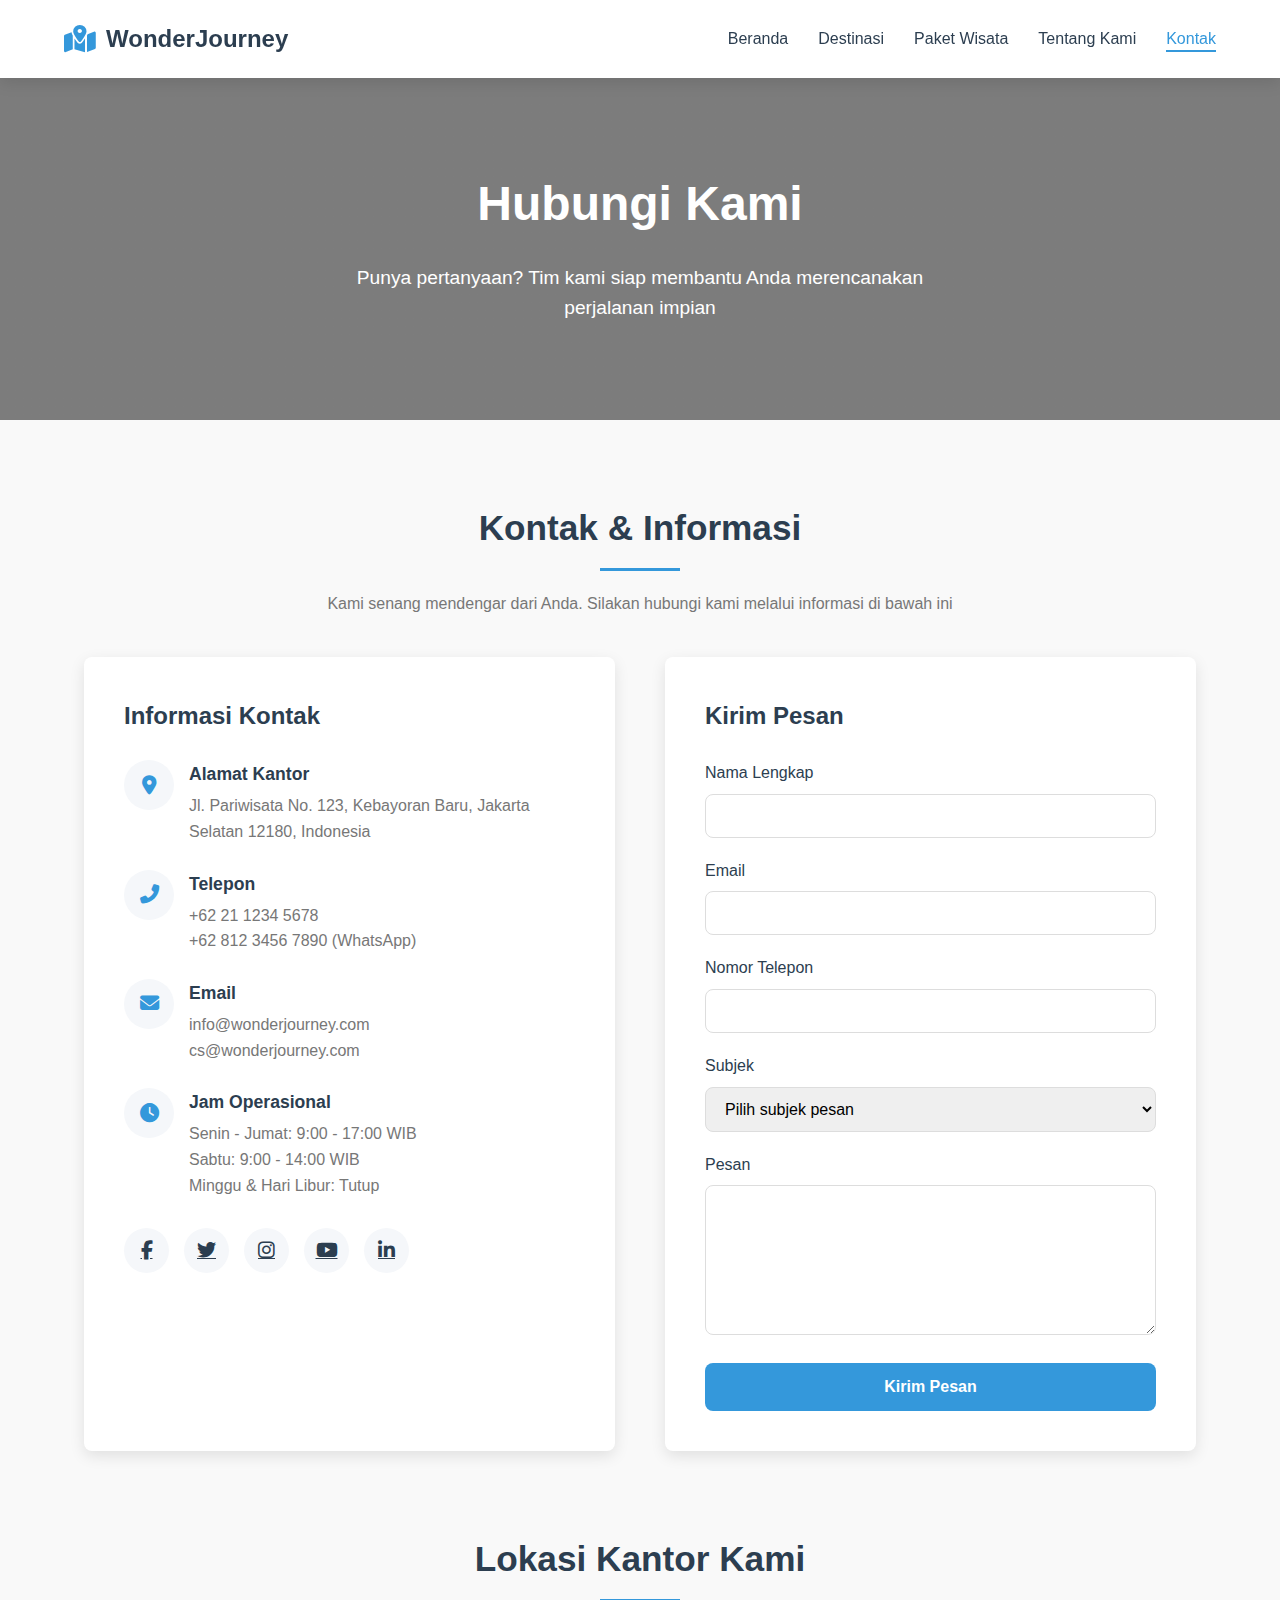
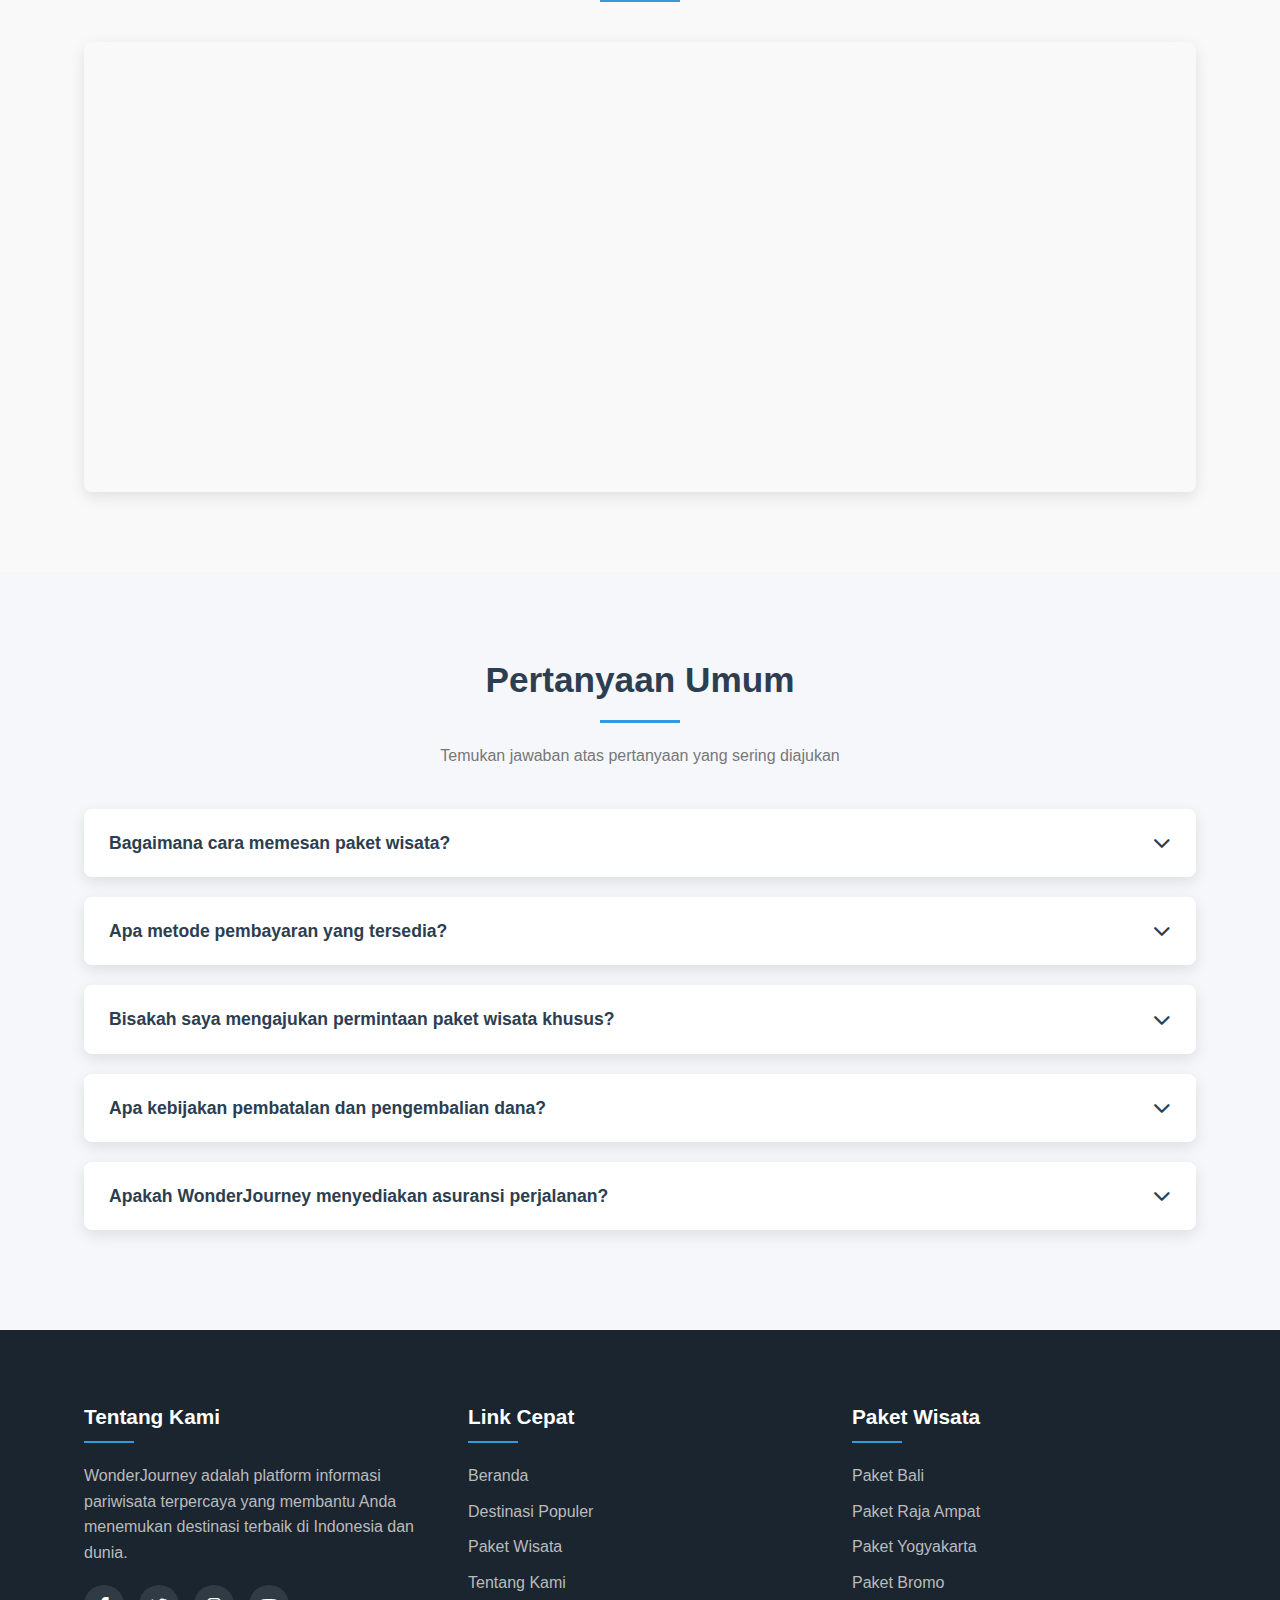
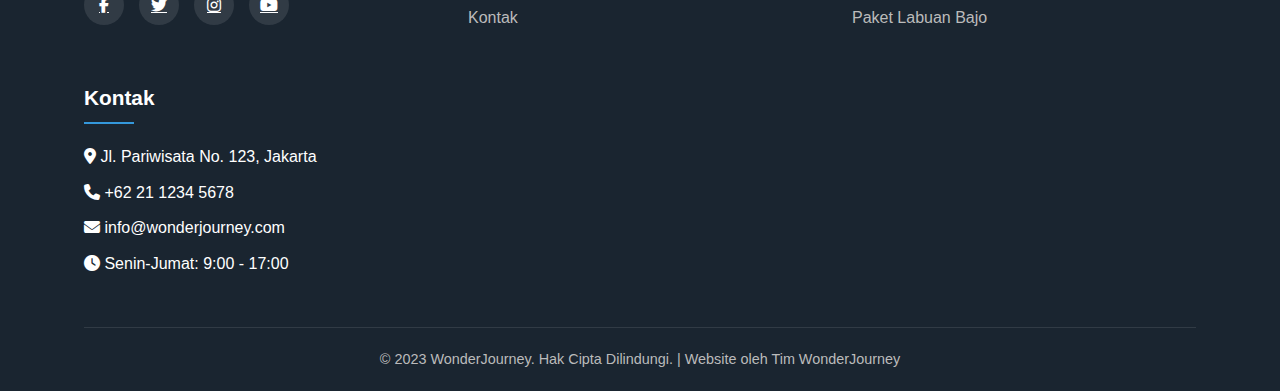
<file: kontak.html>
<!DOCTYPE html>
<html lang="id">
<head>
    <meta charset="UTF-8">
    <meta name="viewport" content="width=device-width, initial-scale=1.0">
    <title>Kontak Kami | WonderJourney</title>
    <link rel="stylesheet" href="https://cdnjs.cloudflare.com/ajax/libs/font-awesome/6.4.0/css/all.min.css">
    <style>
        /* Global Styles */
        * {
            margin: 0;
            padding: 0;
            box-sizing: border-box;
            font-family: 'Segoe UI', Tahoma, Geneva, Verdana, sans-serif;
        }
        
        :root {
            --primary: #2c3e50;
            --secondary: #3498db;
            --accent: #e74c3c;
            --light: #f5f7fa;
            --dark: #1a2530;
            --text: #333;
            --text-light: #777;
            --shadow: 0 5px 15px rgba(0, 0, 0, 0.1);
            --radius: 8px;
        }
        
        body {
            background-color: #f9f9f9;
            color: var(--text);
            line-height: 1.6;
        }
        
        .container {
            width: 90%;
            max-width: 1200px;
            margin: 0 auto;
            padding: 0 20px;
        }
        
        /* Header Styles */
        header {
            background-color: white;
            box-shadow: var(--shadow);
            position: fixed;
            width: 100%;
            top: 0;
            z-index: 1000;
        }
        
        .header-container {
            display: flex;
            justify-content: space-between;
            align-items: center;
            padding: 20px 0;
        }
        
        .logo {
            display: flex;
            align-items: center;
        }
        
        .logo i {
            color: var(--secondary);
            font-size: 28px;
            margin-right: 10px;
        }
        
        .logo h1 {
            font-size: 24px;
            font-weight: 700;
            color: var(--primary);
        }
        
        .nav-links {
            display: flex;
            list-style: none;
        }
        
        .nav-links li {
            margin-left: 30px;
        }
        
        .nav-links a {
            text-decoration: none;
            color: var(--primary);
            font-weight: 500;
            transition: color 0.3s;
            position: relative;
        }
        
        .nav-links a:hover {
            color: var(--secondary);
        }
        
        .nav-links a.active {
            color: var(--secondary);
        }
        
        .nav-links a.active::after {
            content: '';
            position: absolute;
            bottom: -5px;
            left: 0;
            width: 100%;
            height: 2px;
            background-color: var(--secondary);
        }
        
        .mobile-menu-btn {
            display: none;
            background: none;
            border: none;
            font-size: 24px;
            cursor: pointer;
            color: var(--primary);
        }
        
        /* Page Hero */
        .page-hero {
            background: linear-gradient(rgba(0, 0, 0, 0.5), rgba(0, 0, 0, 0.5)), 
                        url('https://images.unsplash.com/photo-1499678329028-101435549a4e?ixlib=rb-4.0.3&ixid=M3wxMjA3fDB8MHxwaG90by1wYWdlfHx8fGVufDB8fHx8fA%3D%3D&auto=format&fit=crop&w=1920&q=80');
            background-size: cover;
            background-position: center;
            height: 350px;
            display: flex;
            align-items: center;
            text-align: center;
            color: white;
            margin-top: 70px;
        }
        
        .page-hero-content {
            max-width: 800px;
            margin: 0 auto;
        }
        
        .page-hero h1 {
            font-size: 3rem;
            margin-bottom: 20px;
            font-weight: 700;
        }
        
        .page-hero p {
            font-size: 1.2rem;
            max-width: 600px;
            margin: 0 auto;
        }
        
        .btn {
            display: inline-block;
            background-color: var(--secondary);
            color: white;
            padding: 12px 30px;
            border-radius: 30px;
            text-decoration: none;
            font-weight: 600;
            transition: all 0.3s;
            border: none;
            cursor: pointer;
            font-size: 1rem;
        }
        
        .btn:hover {
            background-color: #2980b9;
            transform: translateY(-3px);
            box-shadow: 0 10px 20px rgba(0, 0, 0, 0.1);
        }
        
        /* Contact Section */
        .section {
            padding: 80px 0;
        }
        
        .section-title {
            text-align: center;
            margin-bottom: 40px;
        }
        
        .section-title h2 {
            font-size: 2.2rem;
            color: var(--primary);
            position: relative;
            display: inline-block;
            padding-bottom: 15px;
        }
        
        .section-title h2::after {
            content: '';
            position: absolute;
            bottom: 0;
            left: 50%;
            transform: translateX(-50%);
            width: 80px;
            height: 3px;
            background-color: var(--secondary);
        }
        
        .section-title p {
            max-width: 700px;
            margin: 20px auto 0;
            color: var(--text-light);
        }
        
        .contact-container {
            display: grid;
            grid-template-columns: repeat(auto-fit, minmax(300px, 1fr));
            gap: 50px;
        }
        
        .contact-info {
            background: white;
            border-radius: var(--radius);
            padding: 40px;
            box-shadow: var(--shadow);
        }
        
        .contact-info h3 {
            font-size: 1.5rem;
            margin-bottom: 25px;
            color: var(--primary);
        }
        
        .contact-item {
            display: flex;
            margin-bottom: 25px;
        }
        
        .contact-icon {
            width: 50px;
            height: 50px;
            background: var(--light);
            border-radius: 50%;
            display: flex;
            align-items: center;
            justify-content: center;
            color: var(--secondary);
            font-size: 1.2rem;
            margin-right: 15px;
            flex-shrink: 0;
        }
        
        .contact-details h4 {
            font-size: 1.1rem;
            margin-bottom: 5px;
            color: var(--primary);
        }
        
        .contact-details p {
            color: var(--text-light);
            line-height: 1.6;
        }
        
        .social-contact {
            display: flex;
            gap: 15px;
            margin-top: 30px;
        }
        
        .social-contact a {
            display: inline-flex;
            align-items: center;
            justify-content: center;
            width: 45px;
            height: 45px;
            background: var(--light);
            border-radius: 50%;
            color: var(--primary);
            transition: all 0.3s;
            font-size: 1.2rem;
        }
        
        .social-contact a:hover {
            background: var(--secondary);
            color: white;
        }
        
        .contact-form {
            background: white;
            border-radius: var(--radius);
            padding: 40px;
            box-shadow: var(--shadow);
        }
        
        .contact-form h3 {
            font-size: 1.5rem;
            margin-bottom: 25px;
            color: var(--primary);
        }
        
        .form-group {
            margin-bottom: 20px;
        }
        
        .form-group label {
            display: block;
            margin-bottom: 8px;
            font-weight: 500;
            color: var(--primary);
        }
        
        .form-control {
            width: 100%;
            padding: 12px 15px;
            border: 1px solid #ddd;
            border-radius: var(--radius);
            font-size: 1rem;
            transition: border-color 0.3s;
        }
        
        .form-control:focus {
            border-color: var(--secondary);
            outline: none;
        }
        
        textarea.form-control {
            min-height: 150px;
            resize: vertical;
        }
        
        .submit-btn {
            background: var(--secondary);
            color: white;
            border: none;
            padding: 15px 30px;
            border-radius: var(--radius);
            font-weight: 600;
            font-size: 1rem;
            cursor: pointer;
            transition: background 0.3s;
            width: 100%;
        }
        
        .submit-btn:hover {
            background: #2980b9;
        }
        
        /* Map Section */
        .map-section {
            margin-top: 80px;
        }
        
        .map-container {
            height: 450px;
            border-radius: var(--radius);
            overflow: hidden;
            box-shadow: var(--shadow);
        }
        
        .map-container iframe {
            width: 100%;
            height: 100%;
            border: none;
        }
        
        /* FAQ Section */
        .faq {
            background: var(--light);
            padding: 80px 0;
        }
        
        .faq-item {
            background: white;
            border-radius: var(--radius);
            margin-bottom: 20px;
            box-shadow: var(--shadow);
            overflow: hidden;
        }
        
        .faq-question {
            padding: 20px 25px;
            font-size: 1.1rem;
            font-weight: 600;
            color: var(--primary);
            cursor: pointer;
            display: flex;
            justify-content: space-between;
            align-items: center;
        }
        
        .faq-question i {
            transition: transform 0.3s;
        }
        
        .faq-answer {
            padding: 0 25px;
            max-height: 0;
            overflow: hidden;
            transition: max-height 0.3s, padding 0.3s;
        }
        
        .faq-answer p {
            padding-bottom: 25px;
            color: var(--text-light);
            line-height: 1.7;
        }
        
        .faq-item.active .faq-question i {
            transform: rotate(180deg);
        }
        
        .faq-item.active .faq-answer {
            max-height: 500px;
            padding: 0 25px;
        }
        
        /* Footer */
        footer {
            background-color: var(--dark);
            color: white;
            padding: 70px 0 20px;
        }
        
        .footer-content {
            display: grid;
            grid-template-columns: repeat(auto-fit, minmax(250px, 1fr));
            gap: 40px;
            margin-bottom: 40px;
        }
        
        .footer-column h3 {
            font-size: 1.3rem;
            margin-bottom: 20px;
            position: relative;
            padding-bottom: 10px;
        }
        
        .footer-column h3::after {
            content: '';
            position: absolute;
            bottom: 0;
            left: 0;
            width: 50px;
            height: 2px;
            background-color: var(--secondary);
        }
        
        .footer-column p {
            margin-bottom: 20px;
            color: #bbb;
        }
        
        .social-links {
            display: flex;
            gap: 15px;
        }
        
        .social-links a {
            display: inline-flex;
            align-items: center;
            justify-content: center;
            width: 40px;
            height: 40px;
            background-color: rgba(255, 255, 255, 0.1);
            border-radius: 50%;
            color: white;
            transition: all 0.3s;
        }
        
        .social-links a:hover {
            background-color: var(--secondary);
            transform: translateY(-3px);
        }
        
        .footer-links {
            list-style: none;
        }
        
        .footer-links li {
            margin-bottom: 10px;
        }
        
        .footer-links a {
            color: #bbb;
            text-decoration: none;
            transition: color 0.3s;
        }
        
        .footer-links a:hover {
            color: var(--secondary);
        }
        
        .footer-bottom {
            text-align: center;
            padding-top: 20px;
            border-top: 1px solid rgba(255, 255, 255, 0.1);
            color: #bbb;
            font-size: 0.9rem;
        }
        
        /* Responsive */
        @media (max-width: 992px) {
            .page-hero h1 {
                font-size: 2.5rem;
            }
        }
        
        @media (max-width: 768px) {
            .nav-links {
                position: fixed;
                top: 70px;
                left: -100%;
                background-color: white;
                width: 80%;
                height: calc(100vh - 70px);
                flex-direction: column;
                align-items: center;
                padding-top: 40px;
                transition: left 0.3s;
                box-shadow: var(--shadow);
            }
            
            .nav-links.active {
                left: 0;
            }
            
            .nav-links li {
                margin: 15px 0;
            }
            
            .mobile-menu-btn {
                display: block;
            }
            
            .page-hero {
                height: 300px;
            }
            
            .page-hero h1 {
                font-size: 2.2rem;
            }
            
            .contact-container {
                gap: 30px;
            }
            
            .map-container {
                height: 350px;
            }
        }
        
        @media (max-width: 576px) {
            .page-hero h1 {
                font-size: 1.8rem;
            }
            
            .section-title h2 {
                font-size: 1.8rem;
            }
            
            .contact-info,
            .contact-form {
                padding: 25px;
            }
        }
    </style>
</head>
<body>
    <!-- Header -->
    <header>
        <div class="container header-container">
            <div class="logo">
                <i class="fas fa-map-marked-alt"></i>
                <h1>WonderJourney</h1>
            </div>
            <button class="mobile-menu-btn">
                <i class="fas fa-bars"></i>
            </button>
            <ul class="nav-links">
                <li><a href="index.html">Beranda</a></li>
                <li><a href="destinasi.html">Destinasi</a></li>
                <li><a href="paket.html">Paket Wisata</a></li>
                <li><a href="tentang.html">Tentang Kami</a></li>
                <li><a href="kontak.html" class="active">Kontak</a></li>
            </ul>
        </div>
    </header>

    <!-- Page Hero -->
    <section class="page-hero">
        <div class="container page-hero-content">
            <h1>Hubungi Kami</h1>
            <p>Punya pertanyaan? Tim kami siap membantu Anda merencanakan perjalanan impian</p>
        </div>
    </section>

    <!-- Contact Section -->
    <section class="section">
        <div class="container">
            <div class="section-title">
                <h2>Kontak & Informasi</h2>
                <p>Kami senang mendengar dari Anda. Silakan hubungi kami melalui informasi di bawah ini</p>
            </div>
            
            <div class="contact-container">
                <div class="contact-info">
                    <h3>Informasi Kontak</h3>
                    
                    <div class="contact-item">
                        <div class="contact-icon">
                            <i class="fas fa-map-marker-alt"></i>
                        </div>
                        <div class="contact-details">
                            <h4>Alamat Kantor</h4>
                            <p>Jl. Pariwisata No. 123, Kebayoran Baru, Jakarta Selatan 12180, Indonesia</p>
                        </div>
                    </div>
                    
                    <div class="contact-item">
                        <div class="contact-icon">
                            <i class="fas fa-phone-alt"></i>
                        </div>
                        <div class="contact-details">
                            <h4>Telepon</h4>
                            <p>+62 21 1234 5678</p>
                            <p>+62 812 3456 7890 (WhatsApp)</p>
                        </div>
                    </div>
                    
                    <div class="contact-item">
                        <div class="contact-icon">
                            <i class="fas fa-envelope"></i>
                        </div>
                        <div class="contact-details">
                            <h4>Email</h4>
                            <p>info@wonderjourney.com</p>
                            <p>cs@wonderjourney.com</p>
                        </div>
                    </div>
                    
                    <div class="contact-item">
                        <div class="contact-icon">
                            <i class="fas fa-clock"></i>
                        </div>
                        <div class="contact-details">
                            <h4>Jam Operasional</h4>
                            <p>Senin - Jumat: 9:00 - 17:00 WIB</p>
                            <p>Sabtu: 9:00 - 14:00 WIB</p>
                            <p>Minggu & Hari Libur: Tutup</p>
                        </div>
                    </div>
                    
                    <div class="social-contact">
                        <a href="#"><i class="fab fa-facebook-f"></i></a>
                        <a href="#"><i class="fab fa-twitter"></i></a>
                        <a href="#"><i class="fab fa-instagram"></i></a>
                        <a href="#"><i class="fab fa-youtube"></i></a>
                        <a href="#"><i class="fab fa-linkedin-in"></i></a>
                    </div>
                </div>
                
                <div class="contact-form">
                    <h3>Kirim Pesan</h3>
                    <form id="contactForm">
                        <div class="form-group">
                            <label for="name">Nama Lengkap</label>
                            <input type="text" id="name" class="form-control" required>
                        </div>
                        
                        <div class="form-group">
                            <label for="email">Email</label>
                            <input type="email" id="email" class="form-control" required>
                        </div>
                        
                        <div class="form-group">
                            <label for="phone">Nomor Telepon</label>
                            <input type="tel" id="phone" class="form-control">
                        </div>
                        
                        <div class="form-group">
                            <label for="subject">Subjek</label>
                            <select id="subject" class="form-control" required>
                                <option value="" disabled selected>Pilih subjek pesan</option>
                                <option value="booking">Pemesanan Paket Wisata</option>
                                <option value="inquiry">Pertanyaan Umum</option>
                                <option value="custom">Permintaan Paket Khusus</option>
                                <option value="feedback">Feedback & Saran</option>
                                <option value="other">Lainnya</option>
                            </select>
                        </div>
                        
                        <div class="form-group">
                            <label for="message">Pesan</label>
                            <textarea id="message" class="form-control" required></textarea>
                        </div>
                        
                        <button type="submit" class="submit-btn">Kirim Pesan</button>
                    </form>
                </div>
            </div>
            
            <div class="map-section">
                <div class="section-title">
                    <h2>Lokasi Kantor Kami</h2>
                </div>
                
                <div class="map-container">
                    <iframe src="https://www.google.com/maps/embed?pb=!1m18!1m12!1m3!1d3966.521260322283!2d106.8195613506864!3d-6.194741395493371!2m3!1f0!2f0!3f0!3m2!1i1024!2i768!4f13.1!3m3!1m2!1s0x2e69f5390917b759%3A0x6b45e67356080477!2sJl.%20Pattimura%20No.20%2C%20RT.5%2FRW.2%2C%20Selong%2C%20Kec.%20Kby.%20Baru%2C%20Kota%20Jakarta%20Selatan%2C%20Daerah%20Khusus%20Ibukota%20Jakarta%2012110!5e0!3m2!1sid!2sid!4v1658901234567!5m2!1sid!2sid" allowfullscreen="" loading="lazy"></iframe>
                </div>
            </div>
        </div>
    </section>
    
    <!-- FAQ Section -->
    <section class="faq">
        <div class="container">
            <div class="section-title">
                <h2>Pertanyaan Umum</h2>
                <p>Temukan jawaban atas pertanyaan yang sering diajukan</p>
            </div>
            
            <div class="faq-item">
                <div class="faq-question">
                    Bagaimana cara memesan paket wisata? <i class="fas fa-chevron-down"></i>
                </div>
                <div class="faq-answer">
                    <p>Anda dapat memesan paket wisata melalui website kami dengan memilih paket yang diinginkan, mengisi formulir pemesanan, dan melakukan pembayaran. Setelah pembayaran dikonfirmasi, tim kami akan menghubungi Anda untuk mengirimkan detail perjalanan dan voucher wisata.</p>
                </div>
            </div>
            
            <div class="faq-item">
                <div class="faq-question">
                    Apa metode pembayaran yang tersedia? <i class="fas fa-chevron-down"></i>
                </div>
                <div class="faq-answer">
                    <p>Kami menerima berbagai metode pembayaran termasuk transfer bank (BCA, Mandiri, BRI, BNI), kartu kredit (Visa, MasterCard), e-wallet (OVO, Gopay, Dana), dan pembayaran di kantor kami.</p>
                </div>
            </div>
            
            <div class="faq-item">
                <div class="faq-question">
                    Bisakah saya mengajukan permintaan paket wisata khusus? <i class="fas fa-chevron-down"></i>
                </div>
                <div class="faq-answer">
                    <p>Tentu saja! Kami menyediakan layanan pembuatan paket wisata khusus sesuai kebutuhan Anda. Silakan hubungi tim kami melalui formulir kontak atau WhatsApp untuk mendiskusikan kebutuhan perjalanan Anda.</p>
                </div>
            </div>
            
            <div class="faq-item">
                <div class="faq-question">
                    Apa kebijakan pembatalan dan pengembalian dana? <i class="fas fa-chevron-down"></i>
                </div>
                <div class="faq-answer">
                    <p>Kebijakan pembatalan dan pengembalian dana bervariasi tergantung paket yang dipilih. Secara umum, pembatalan lebih dari 30 hari sebelum keberangkatan akan dikenakan biaya administrasi 10%, sedangkan pembatalan dalam waktu 14 hari sebelum keberangkatan tidak dapat dikembalikan. Detail lengkap akan disertakan dalam kontrak perjalanan.</p>
                </div>
            </div>
            
            <div class="faq-item">
                <div class="faq-question">
                    Apakah WonderJourney menyediakan asuransi perjalanan? <i class="fas fa-chevron-down"></i>
                </div>
                <div class="faq-answer">
                    <p>Ya, semua paket wisata kami sudah termasuk asuransi perjalanan dasar. Anda juga dapat meng-upgrade ke paket asuransi yang lebih lengkap dengan tambahan biaya. Silakan tanyakan kepada tim kami untuk informasi lebih lanjut.</p>
                </div>
            </div>
        </div>
    </section>

    <!-- Footer -->
    <footer>
        <div class="container">
            <div class="footer-content">
                <div class="footer-column">
                    <h3>Tentang Kami</h3>
                    <p>WonderJourney adalah platform informasi pariwisata terpercaya yang membantu Anda menemukan destinasi terbaik di Indonesia dan dunia.</p>
                    <div class="social-links">
                        <a href="#"><i class="fab fa-facebook-f"></i></a>
                        <a href="#"><i class="fab fa-twitter"></i></a>
                        <a href="#"><i class="fab fa-instagram"></i></a>
                        <a href="#"><i class="fab fa-youtube"></i></a>
                    </div>
                </div>
                
                <div class="footer-column">
                    <h3>Link Cepat</h3>
                    <ul class="footer-links">
                        <li><a href="index.html">Beranda</a></li>
                        <li><a href="destinasi.html">Destinasi Populer</a></li>
                        <li><a href="paket.html">Paket Wisata</a></li>
                        <li><a href="tentang.html">Tentang Kami</a></li>
                        <li><a href="kontak.html">Kontak</a></li>
                    </ul>
                </div>
                
                <div class="footer-column">
                    <h3>Paket Wisata</h3>
                    <ul class="footer-links">
                        <li><a href="#">Paket Bali</a></li>
                        <li><a href="#">Paket Raja Ampat</a></li>
                        <li><a href="#">Paket Yogyakarta</a></li>
                        <li><a href="#">Paket Bromo</a></li>
                        <li><a href="#">Paket Labuan Bajo</a></li>
                    </ul>
                </div>
                
                <div class="footer-column">
                    <h3>Kontak</h3>
                    <ul class="footer-links">
                        <li><i class="fas fa-map-marker-alt"></i> Jl. Pariwisata No. 123, Jakarta</li>
                        <li><i class="fas fa-phone"></i> +62 21 1234 5678</li>
                        <li><i class="fas fa-envelope"></i> info@wonderjourney.com</li>
                        <li><i class="fas fa-clock"></i> Senin-Jumat: 9:00 - 17:00</li>
                    </ul>
                </div>
            </div>
            
            <div class="footer-bottom">
                <p>&copy; 2023 WonderJourney. Hak Cipta Dilindungi. | Website oleh Tim WonderJourney</p>
            </div>
        </div>
    </footer>

    <script>
        // Mobile menu toggle
        const mobileMenuBtn = document.querySelector('.mobile-menu-btn');
        const navLinks = document.querySelector('.nav-links');
        
        mobileMenuBtn.addEventListener('click', () => {
            navLinks.classList.toggle('active');
        });
        
        // Close mobile menu when clicking a link
        const navItems = document.querySelectorAll('.nav-links a');
        navItems.forEach(item => {
            item.addEventListener('click', () => {
                navLinks.classList.remove('active');
            });
        });
        
        // FAQ accordion
        const faqItems = document.querySelectorAll('.faq-item');
        faqItems.forEach(item => {
            const question = item.querySelector('.faq-question');
            question.addEventListener('click', () => {
                item.classList.toggle('active');
            });
        });
        
        // Form submission
        const contactForm = document.getElementById('contactForm');
        contactForm.addEventListener('submit', function(e) {
            e.preventDefault();
            
            // Form validation
            const name = document.getElementById('name').value;
            const email = document.getElementById('email').value;
            const subject = document.getElementById('subject').value;
            const message = document.getElementById('message').value;
            
            if(name && email && subject && message) {
                // Simulate form submission
                alert('Terima kasih! Pesan Anda telah berhasil dikirim. Tim kami akan segera menghubungi Anda.');
                contactForm.reset();
            } else {
                alert('Harap lengkapi semua kolom yang wajib diisi.');
            }
        });
    </script>
</body>
</html>
</file>
